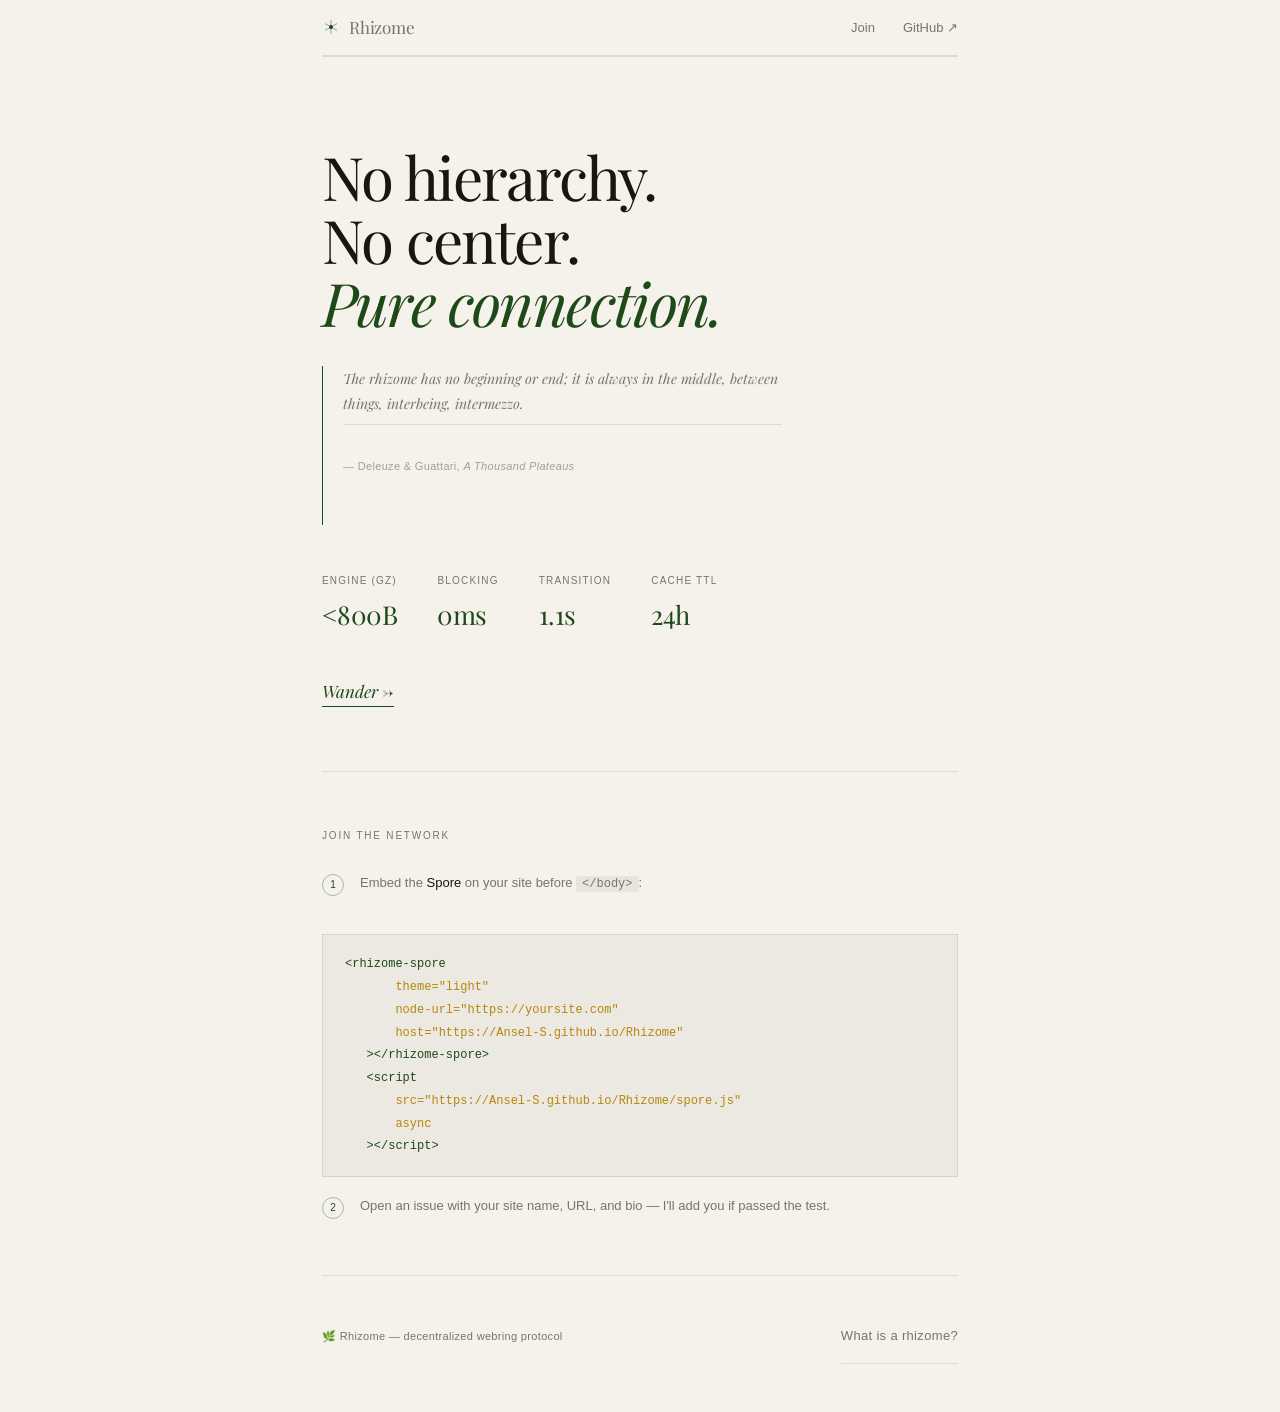
<file: index.html>
<!DOCTYPE html>
<html lang="en">
    <head>
        <meta charset="UTF-8">
        <meta name="viewport" content="width=device-width,initial-scale=1">
        <meta name="description" content="A decentralized, zero-dependency webring protocol for the indie web.">
        <title>Rhizome</title>
        <link rel="preconnect" href="https://fonts.gstatic.com" crossorigin>
        <link rel="stylesheet"
            href="https://fonts.googleapis.com/css2?family=Playfair+Display:ital,wght@0,400;1,400&display=swap"
            media="print" onload="this.media='all'">
        <link rel="stylesheet" href="assets/css/index.css">
    </head>
    <body>
    
        <header>
            <nav aria-label="Site navigation">
                <a href="./" class="logo" aria-label="Rhizome home">
                    <svg width="18" height="18" viewBox="0 0 18 18" fill="none" aria-hidden="true" focusable="false">
                        <circle cx="9" cy="9" r="2" fill="#1E4919"/>
                        <g stroke="#1E4919" stroke-width=".9" stroke-linecap="round" opacity=".5">
                            <line x1="9"     y1="7"   x2="9"    y2="2.5"/>
                            <line x1="9"     y1="11"  x2="9"    y2="15.5"/>
                            <line x1="7.27"  y1="8"   x2="3.3"  y2="5.75"/>
                            <line x1="10.73" y1="10"  x2="14.7" y2="12.25"/>
                            <line x1="7.27"  y1="10"  x2="3.3"  y2="12.25"/>
                            <line x1="10.73" y1="8"   x2="14.7" y2="5.75"/>
                        </g>
                    </svg>
                    Rhizome
                </a>
                <ul role="list">
                    <li><a href="#join">Join</a></li>
                    <li><a href="https://github.com/Ansel-S/Rhizome" target="_blank" rel="noopener noreferrer">GitHub ↗</a></li>
                </ul>
            </nav>
        </header>
    
        <main>
    
            <section class="hero" aria-label="Introduction">
                <h1>No hierarchy.<br>No center.<br><em>Pure connection.</em></h1>
                <blockquote>
                    <p>The rhizome has no beginning or end; it is always in the middle,
                    between things, interbeing, <em>intermezzo.</em></p>
                    <footer>
                        <cite>— Deleuze &amp; Guattari, <em>A Thousand Plateaus</em></cite>
                    </footer>
                </blockquote>
                <dl class="metrics">
                    <div class="metric">
                        <dt class="lbl">Engine (gz)</dt>
                        <dd class="val">&lt;800B</dd>
                    </div>
                    <div class="metric">
                        <dt class="lbl">Blocking</dt>
                        <dd class="val">0ms</dd>
                    </div>
                    <div class="metric">
                        <dt class="lbl">Transition</dt>
                        <dd class="val">1.1s</dd>
                    </div>
                    <div class="metric">
                        <dt class="lbl">Cache TTL</dt>
                        <dd class="val">24h</dd>
                    </div>
                </dl>
                <p class="hero-wander">
                    <button class="wander" id="wander" aria-label="Jump to a random node in the network">Wander →</button>
                    <span class="wander-note" id="wander-note" aria-live="polite"></span>
                </p>
            </section>
    
            <section id="join" aria-labelledby="join-heading">
                <h2 id="join-heading">Join the Network</h2>
                <ol class="steps" role="list">
                    <li class="step">
                        <p>Embed the <strong>Spore</strong> on your site before <code>&lt;/body&gt;</code>:</p>
                    </li>
                    <figure>
                        <figcaption class="sr-only">Spore embed code</figcaption>
                        <pre><code><span class="kw">&lt;rhizome-spore</span>
       <span class="st">theme="light"</span>
       <span class="st">node-url="https://yoursite.com"</span>
       <span class="st">host="https://Ansel-S.github.io/Rhizome"</span>
   <span class="kw">&gt;&lt;/rhizome-spore&gt;</span>
   <span class="kw">&lt;script</span>
       <span class="st">src="https://Ansel-S.github.io/Rhizome/spore.js"</span>
       <span class="st">async</span>
   <span class="kw">&gt;&lt;/script&gt;</span></code></pre>
                    </figure>
                    <li class="step">
                        <p><a href="https://github.com/Ansel-S/Rhizome/issues/new?template=join.yml" target="_blank" rel="noopener noreferrer">Open an issue</a> with your site name, URL, and bio — I'll add you if passed the test.</p>
                    </li>
                </ol>
            </section>
    
        </main>
    
        <footer>
            <p>🌿 Rhizome — decentralized webring protocol</p>
            <nav aria-label="Footer links">
                <a href="https://en.wikipedia.org/wiki/Rhizome_(philosophy)" target="_blank" rel="noopener noreferrer">What is a rhizome?</a>
            </nav>
        </footer>
    
        <script src="assets/js/index.js" defer></script>
    
    </body>
</html>
</file>
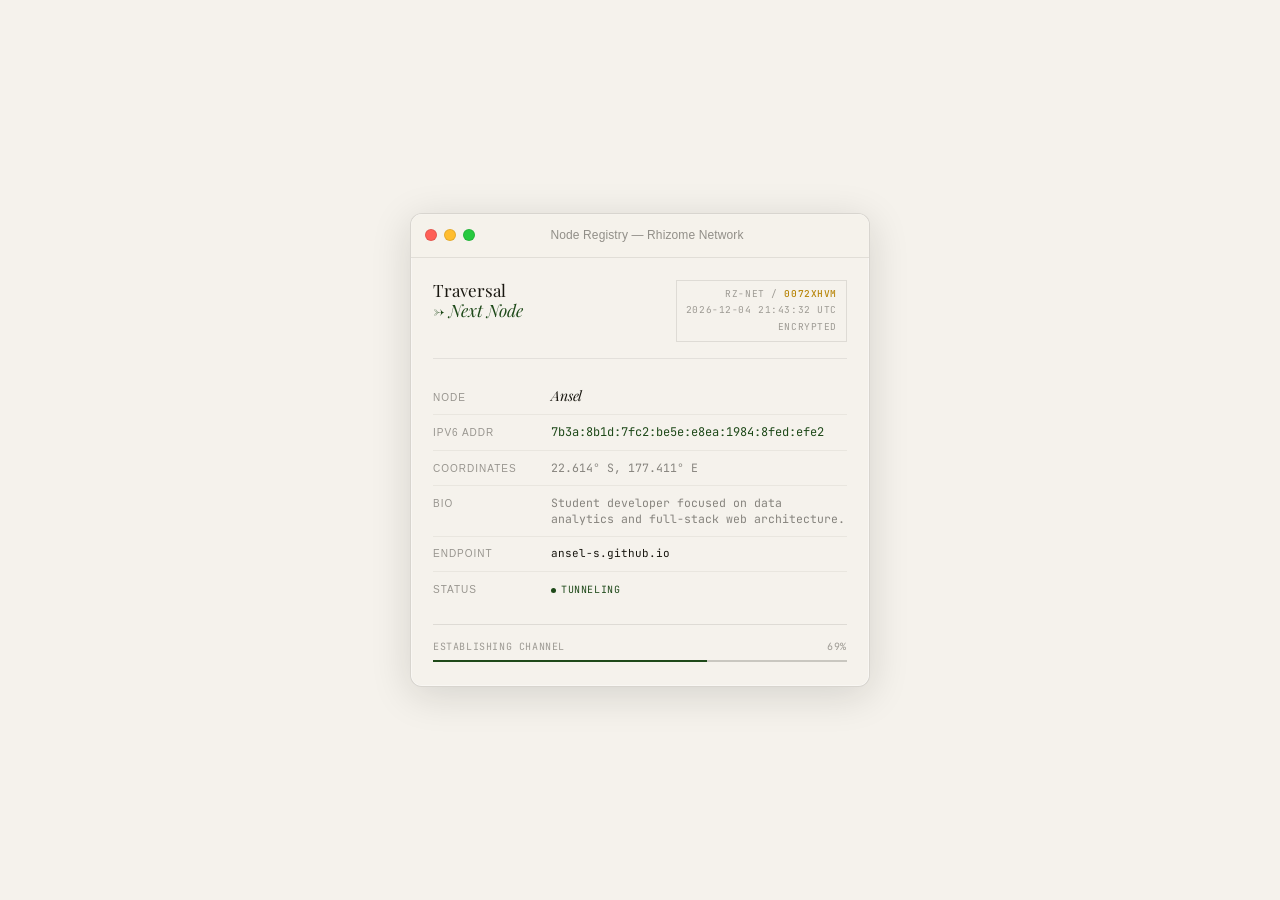
<file: ring.html>
<!DOCTYPE html>
<html lang="en">
    <head>
        <meta charset="UTF-8">
        <meta name="viewport" content="width=device-width,initial-scale=1">
        <meta name="rz-base" content="">
        <title>Rhizome — Traversing</title>
        <link rel="preconnect" href="https://fonts.gstatic.com" crossorigin>
        <link rel="stylesheet"
            href="https://fonts.googleapis.com/css2?family=Playfair+Display:ital@0;1&family=JetBrains+Mono:wght@400;500&display=swap"
            media="print" onload="this.media='all'">
        <link rel="stylesheet" href="assets/css/ring.css">
    </head>
    <body>
    
        <main class="scene">
            <article class="win" aria-label="Node registry card" aria-live="polite">
    
                <header class="tbar">
                    <div class="dots" aria-hidden="true">
                        <span class="dot r"></span>
                        <span class="dot y"></span>
                        <span class="dot g"></span>
                    </div>
                    <h1 class="tbar-title">Node Registry — Rhizome Network</h1>
                </header>
    
                <div class="body">
                    <header class="rhead">
                        <p class="rtitle">
                            Traversal<br>
                            <em id="dir-label">Record</em>
                        </p>
                        <aside class="stamp" aria-label="Registry stamp">
                            <span>RZ-NET / <strong id="s-id">——</strong></span><br>
                            <time id="s-time" datetime="">——</time><br>
                            <span>ENCRYPTED</span>
                        </aside>
                    </header>
    
                    <dl class="fields">
                        <div class="field">
                            <dt class="fk">Node</dt>
                            <dd class="fv serif" id="f-name">——</dd>
                        </div>
                        <div class="field">
                            <dt class="fk">IPv6 Addr</dt>
                            <dd class="fv green" id="f-ip">——</dd>
                        </div>
                        <div class="field">
                            <dt class="fk">Coordinates</dt>
                            <dd class="fv dim" id="f-coord">——</dd>
                        </div>
                        <div class="field">
                            <dt class="fk">Bio</dt>
                            <dd class="fv dim" id="f-bio">——</dd>
                        </div>
                        <div class="field">
                            <dt class="fk">Endpoint</dt>
                            <dd class="fv" style="font-size:11px" id="f-url">——</dd>
                        </div>
                        <div class="field">
                            <dt class="fk">Status</dt>
                            <dd class="fv">
                                <span class="pill" role="status">
                                    <span class="pdot" aria-hidden="true"></span>
                                    <span id="f-status">ROUTING</span>
                                </span>
                            </dd>
                        </div>
                    </dl>
    
                    <footer class="prog" aria-label="Connection progress">
                        <div class="plabel">
                            <span>ESTABLISHING CHANNEL</span>
                            <output id="pct" for="bar">0%</output>
                        </div>
                        <progress id="bar" class="track" max="100" value="0" aria-label="Connection progress">0%</progress>
                    </footer>
                </div>
    
            </article>
        </main>
    
        <script src="assets/js/ring.js" defer></script>
    
    </body>
</html>
</file>
<file: assets/css/index.css>
:root {
    --bg:  #F5F2EC;
    --ink: #18160F;
    --sub: #78746C;
    --rule:rgba(24,22,15,.1);
    --ac:  #1E4919;
    --gold:#B8860B;
    --sf: -apple-system, BlinkMacSystemFont, "Helvetica Neue", sans-serif;
    --se: 'Playfair Display', Georgia, serif;
    --mo: ui-monospace, SFMono-Regular, "SF Mono", Menlo, monospace;
}

*, *::before, *::after {
    margin: 0;
    padding: 0;
    box-sizing: border-box;
}

html {
    background: var(--bg);
    color: var(--ink);
    font-family: var(--sf);
    font-size: 15px;
    line-height: 1.65;
    -webkit-font-smoothing: antialiased;
    scroll-behavior: smooth;
}

body {
    max-width: 700px;
    margin: 0 auto;
    padding: 0 32px;
}

a {
    color: inherit;
    text-decoration: none;
}

/* ── Nav ─────────────────────────────────────────── */
nav {
    height: 56px;
    display: flex;
    align-items: center;
    justify-content: space-between;
    border-bottom: 1px solid var(--rule);
}

.logo {
    font-family: var(--se);
    font-size: 17px;
    letter-spacing: -.01em;
    display: flex;
    align-items: center;
    gap: 9px;
}

nav ul {
    list-style: none;
    display: flex;
    gap: 28px;
}

nav a {
    font-size: 13px;
    color: var(--sub);
    transition: color .18s;
}

nav a:hover { color: var(--ac); }

/* ── Hero ────────────────────────────────────────── */
.hero { padding: 88px 0 64px; }

h1 {
    font-family: var(--se);
    font-size: clamp(38px, 7.5vw, 60px);
    font-weight: 400;
    letter-spacing: -.03em;
    line-height: 1.05;
    margin-bottom: 32px;
}

h1 em { font-style: italic; color: var(--ac); }

blockquote {
    font-family: var(--se);
    font-style: italic;
    font-size: 14px;
    line-height: 1.8;
    color: var(--sub);
    max-width: 460px;
    border-left: 1px solid var(--ac);
    padding-left: 20px;
    margin-bottom: 48px;
}

blockquote footer {
    margin: 8px 0 0;
    background: none;
}

cite {
    font-style: normal;
    font-family: var(--sf);
    font-size: 11px;
    letter-spacing: .03em;
    opacity: .65;
}

dl.metrics {
    display: flex;
    gap: 40px;
    flex-wrap: wrap;
}

.metric { display: flex; flex-direction: column; gap: 4px; }

.val {
    font-family: var(--se);
    font-size: 26px;
    color: var(--ac);
    letter-spacing: -.02em;
}

.lbl {
    font-size: 10px;
    font-weight: 500;
    letter-spacing: .12em;
    text-transform: uppercase;
    color: var(--sub);
    order: -1;
}

/* ── Sections ────────────────────────────────────── */
section {
    padding: 56px 0;
    border-top: 1px solid var(--rule);
}

h2 {
    font-size: 10px;
    font-weight: 500;
    letter-spacing: .18em;
    text-transform: uppercase;
    color: var(--sub);
    margin-bottom: 28px;
}

/* ── Wander ──────────────────────────────────────── */
.hero-wander {
    margin-top: 40px;
    display: flex;
    align-items: baseline;
    gap: 16px;
}

.wander {
    all: unset;
    font-family: var(--se);
    font-size: 17px;
    font-style: italic;
    color: var(--ac);
    cursor: pointer;
    border-bottom: 1px solid var(--ac);
    padding-bottom: 1px;
    transition: opacity .18s;
}

.wander:hover    { opacity: .65; }
.wander:disabled { opacity: .35; cursor: wait; }

.wander-note {
    font-size: 12px;
    color: var(--sub);
}

/* ── Code ────────────────────────────────────────── */
pre {
    font-family: var(--mo);
    font-size: 12px;
    line-height: 1.9;
    background: rgba(24,22,15,.04);
    border: 1px solid var(--rule);
    padding: 18px 22px;
    overflow-x: auto;
    margin-top: 20px;
}

pre code {
    display: block;
    background: none;
    padding: 0;
    border: none;
    font-size: inherit;
}

code {
    font-family: var(--mo);
    font-size: 12px;
    background: rgba(24,22,15,.06);
    padding: 1px 6px;
}

.ck { color: var(--sub); opacity: .65; }
.kw { color: var(--ac); }
.st { color: var(--gold); }

/* ── Steps ───────────────────────────────────────── */
ol.steps {
    list-style: none;
    padding: 0;
    display: flex;
    flex-direction: column;
    gap: 18px;
    counter-reset: s;
}

.step {
    display: flex;
    gap: 16px;
    counter-increment: s;
}

.step::before {
    content: counter(s);
    width: 22px;
    height: 22px;
    flex-shrink: 0;
    border: 1px solid rgba(30,73,25,.35);
    border-radius: 50%;
    display: grid;
    place-items: center;
    font-size: 10px;
    color: var(--ac);
    font-weight: 500;
    margin-top: 2px;
}

.step p      { font-size: 13px; color: var(--sub); line-height: 1.65; }
.step strong { color: var(--ink); font-weight: 500; }

/* ── Figure ──────────────────────────────────────── */
figure { margin: 0; }

/* ── Footer ──────────────────────────────────────── */
footer {
    padding: 32px 0 48px;
    border-top: 1px solid var(--rule);
    display: flex;
    justify-content: space-between;
    align-items: center;
    font-size: 11px;
    color: var(--sub);
    flex-wrap: wrap;
    gap: 8px;
    letter-spacing: .03em;
}

footer a:hover { color: var(--ac); }

/* ── Accessibility ───────────────────────────────── */
.sr-only {
    position: absolute;
    width: 1px;
    height: 1px;
    padding: 0;
    margin: -1px;
    overflow: hidden;
    clip: rect(0,0,0,0);
    white-space: nowrap;
    border: 0;
}

/* ── Responsive ──────────────────────────────────── */
@media (max-width: 500px) {
    body         { padding: 0 20px; }
    h1           { font-size: 34px; }
    dl.metrics   { gap: 24px; }
    nav ul       { gap: 18px; }
}
</file>
<file: assets/css/ring.css>
:root {
    --bg:  #F5F2EC;
    --ink: #18160F;
    --sub: rgba(24,22,15,.42);
    --dim: rgba(24,22,15,.4);
    --rule:rgba(24,22,15,.1);
    --ac:  #1E4919;
    --gold:#B8860B;
    --mo: 'JetBrains Mono', ui-monospace, monospace;
    --se: 'Playfair Display', Georgia, serif;
    --sf: -apple-system, BlinkMacSystemFont, "Helvetica Neue", sans-serif;
}

*, *::before, *::after {
    margin: 0;
    padding: 0;
    box-sizing: border-box;
}

html, body {
    height: 100%;
    background: var(--bg);
    font-family: var(--sf);
    -webkit-font-smoothing: antialiased;
}

/* ── Scene ───────────────────────────────────────── */
.scene {
    min-height: 100vh;
    display: flex;
    align-items: center;
    justify-content: center;
    padding: 24px;
}

/* ── Window ──────────────────────────────────────── */
.win {
    position: relative;
    width: min(460px, 100%);
    background: var(--bg);
    border: 1px solid rgba(24,22,15,.13);
    border-radius: 12px;
    box-shadow:
        0 0 0 .5px rgba(255,255,255,.7) inset,
        0 8px 40px rgba(24,22,15,.14);
    overflow: hidden;
    opacity: 0;
    transform: translateY(6px) scale(.97);
    animation: rise .5s cubic-bezier(.34,1.3,.64,1) .05s forwards;
}

@keyframes rise {
    to { opacity: 1; transform: translateY(0) scale(1); }
}

/* ── Title bar ───────────────────────────────────── */
header.tbar {
    height: 44px;
    display: flex;
    align-items: center;
    gap: 10px;
    padding: 0 14px;
    background: rgba(245,242,236,.7);
    border-bottom: 1px solid rgba(24,22,15,.09);
}

.dots { display: flex; gap: 7px; }

.dot {
    width: 12px;
    height: 12px;
    border-radius: 50%;
    border: 1px solid rgba(0,0,0,.1);
}

.dot.r { background: #FF5F56; }
.dot.y { background: #FFBD2E; }
.dot.g { background: #27C93F; }

.tbar-title {
    flex: 1;
    text-align: center;
    font-size: 12px;
    font-weight: 500;
    color: rgba(24,22,15,.45);
    letter-spacing: .01em;
    margin-left: -46px;
}

/* ── Body ────────────────────────────────────────── */
.body { padding: 22px 22px 24px; }

/* ── Registry header ─────────────────────────────── */
header.rhead {
    display: flex;
    justify-content: space-between;
    align-items: flex-start;
    margin-bottom: 18px;
    padding-bottom: 16px;
    border-bottom: 1px solid rgba(24,22,15,.08);
    background: none;
}

.rtitle {
    font-family: var(--se);
    font-size: 17px;
    line-height: 1.2;
    color: var(--ink);
}

.rtitle em { font-style: italic; color: var(--ac); }

.stamp {
    font-family: var(--mo);
    font-size: 9.5px;
    letter-spacing: .06em;
    color: var(--dim);
    text-align: right;
    line-height: 1.75;
    border: 1px solid var(--rule);
    padding: 5px 9px;
}

.stamp strong { color: var(--gold); font-weight: 500; }

/* ── Fields ──────────────────────────────────────── */
dl.fields { display: flex; flex-direction: column; }

.field {
    display: grid;
    grid-template-columns: 110px 1fr;
    gap: 8px;
    align-items: baseline;
    padding: 9px 0;
    border-bottom: 1px solid rgba(24,22,15,.055);
}

.field:last-child { border-bottom: none; }

.fk {
    font-size: 10px;
    font-weight: 500;
    letter-spacing: .1em;
    text-transform: uppercase;
    color: var(--sub);
}

.fv {
    font-family: var(--mo);
    font-size: 12px;
    color: var(--ink);
    line-height: 1.4;
}

.fv.serif {
    font-family: var(--se);
    font-style: italic;
    font-size: 14px;
    letter-spacing: -.01em;
}

.fv.green { color: var(--ac); }
.fv.dim   { color: rgba(24,22,15,.5); font-size: 11.5px; }

/* ── Status pill ─────────────────────────────────── */
.pill {
    display: inline-flex;
    align-items: center;
    gap: 5px;
    font-family: var(--mo);
    font-size: 10px;
    letter-spacing: .06em;
    color: var(--ac);
}

.pdot {
    width: 5px;
    height: 5px;
    border-radius: 50%;
    background: var(--ac);
    animation: bk 2s ease-in-out infinite;
}

@keyframes bk {
    0%, 100% { opacity: 1; }
    50%       { opacity: .18; }
}

/* ── Progress ────────────────────────────────────── */
footer.prog {
    margin-top: 18px;
    padding-top: 15px;
    border-top: 1px solid var(--rule);
    background: none;
}

.plabel {
    display: flex;
    justify-content: space-between;
    margin-bottom: 7px;
}

.plabel span,
output {
    font-family: var(--mo);
    font-size: 10px;
    letter-spacing: .06em;
    color: var(--dim);
}

progress.track {
    display: block;
    width: 100%;
    height: 2px;
    border: none;
    background: var(--rule);
    color: var(--ac);
    appearance: none;
    -webkit-appearance: none;
}

progress.track::-webkit-progress-bar   { background: var(--rule); }
progress.track::-webkit-progress-value { background: var(--ac); transition: width .05s linear; }
progress.track::-moz-progress-bar      { background: var(--ac); }
</file>
